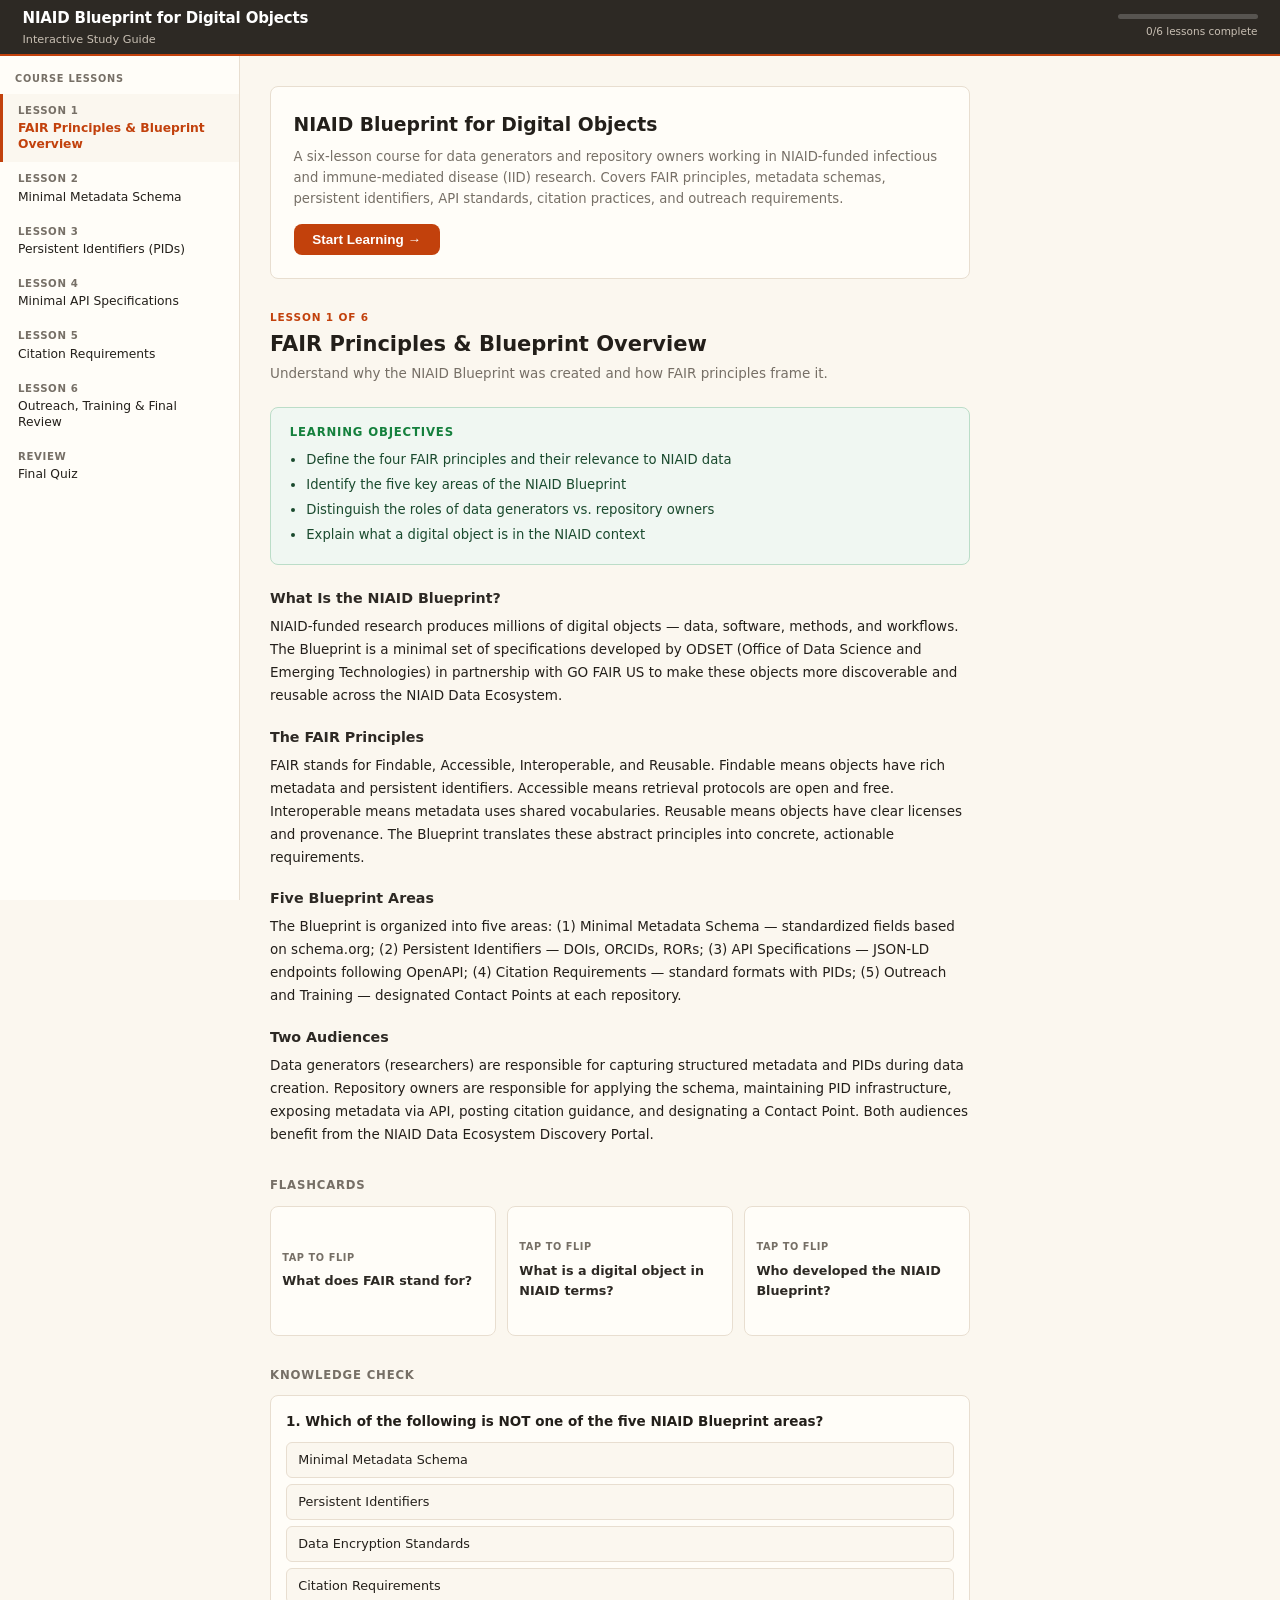
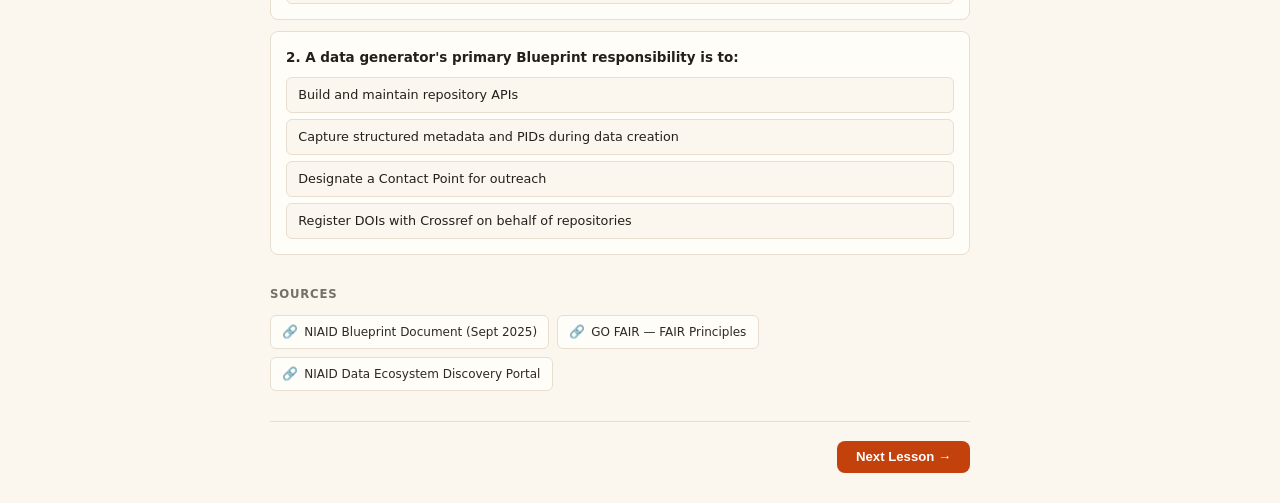
<file: lesson/index.html>
<!DOCTYPE html>
<html lang="en">
<head>
  <meta charset="UTF-8" />
  <meta name="viewport" content="width=device-width, initial-scale=1.0" />
  <title>NIAID Blueprint — Interactive Study Guide</title>
  <link rel="stylesheet" href="styles.css" />
</head>
<body>

<header class="site-header">
  <div class="header-brand">
    <h1>NIAID Blueprint for Digital Objects</h1>
    <div class="subtitle">Interactive Study Guide</div>
  </div>
  <div class="header-progress">
    <div class="progress-bar-outer">
      <div class="progress-bar-inner" id="progress-bar"></div>
    </div>
    <span id="progress-label">0/6 lessons complete</span>
  </div>
</header>

<div class="app-layout">
  <nav class="sidebar" aria-label="Lesson navigation">
    <div class="sidebar-label">Course Lessons</div>
    <div id="lesson-sidebar"></div>
  </nav>

  <main class="main-content">
    <div class="course-overview">
      <h2>NIAID Blueprint for Digital Objects</h2>
      <p>
        A six-lesson course for data generators and repository owners working in NIAID-funded
        infectious and immune-mediated disease (IID) research. Covers FAIR principles, metadata
        schemas, persistent identifiers, API standards, citation practices, and outreach requirements.
      </p>
      <button class="start-btn" onclick="goToLesson(0)">Start Learning &rarr;</button>
    </div>

    <div id="lesson-content"></div>
    <div id="final-quiz-section" class="hidden"></div>
  </main>
</div>

<script src="script.js"></script>
</body>
</html>
</file>
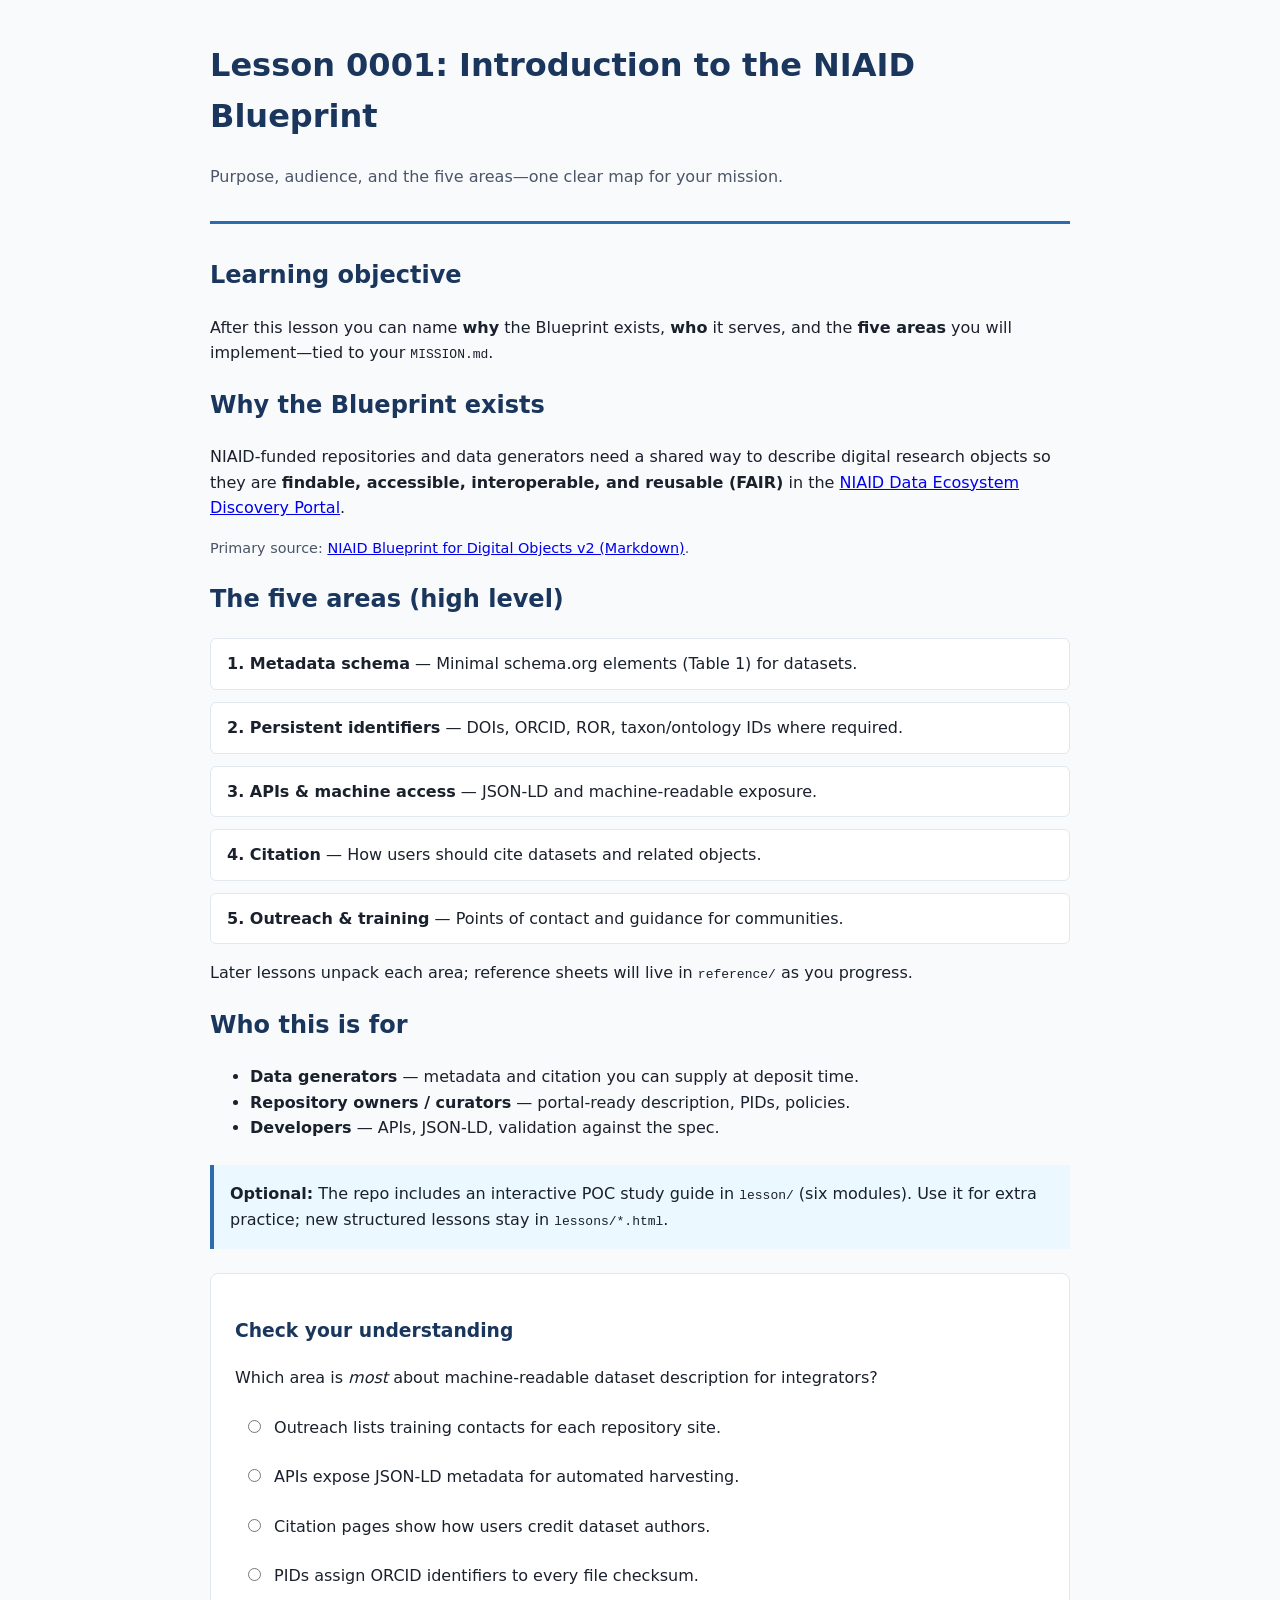
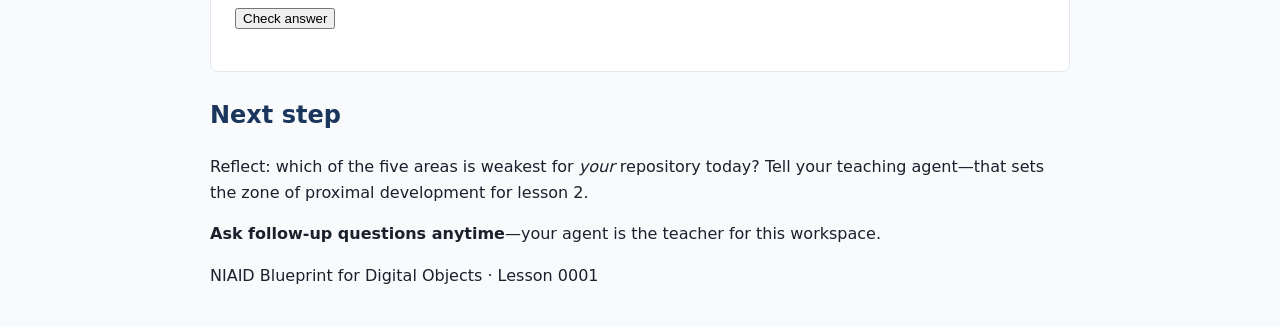
<file: .claude/skills/teach-blueprint/lessons/0001-introduction-to-the-niaid-blueprint.html>
<!DOCTYPE html>
<html lang="en">
<head>
  <meta charset="UTF-8">
  <meta name="viewport" content="width=device-width, initial-scale=1.0">
  <title>Lesson 0001 — Introduction to the NIAID Blueprint</title>
  <link rel="stylesheet" href="../assets/shared.css">
  <style>
    .subtitle { color: #4a5568; margin-top: 0.25rem; }
    .areas { display: grid; gap: 0.75rem; margin: 1rem 0; }
    .area-card { background: #fff; border: 1px solid #e2e8f0; border-radius: 6px; padding: 0.75rem 1rem; }
    .cite { font-size: 0.9rem; color: #4a5568; }
    .quiz-option { display: block; margin: 0.5rem 0; padding: 0.5rem; cursor: pointer; }
    .quiz-option input { margin-right: 0.5rem; }
    .feedback { margin-top: 1rem; font-weight: 500; }
    .callout { background: #ebf8ff; border-left: 4px solid #2b6cb0; padding: 1rem; margin: 1.5rem 0; }
  </style>
</head>
<body>
  <header class="lesson-header">
    <h1>Lesson 0001: Introduction to the NIAID Blueprint</h1>
    <p class="subtitle">Purpose, audience, and the five areas—one clear map for your mission.</p>
  </header>

  <main>
    <section>
      <h2>Learning objective</h2>
      <p>After this lesson you can name <strong>why</strong> the Blueprint exists, <strong>who</strong> it serves, and the <strong>five areas</strong> you will implement—tied to your <code>MISSION.md</code>.</p>
    </section>

    <section>
      <h2>Why the Blueprint exists</h2>
      <p>NIAID-funded repositories and data generators need a shared way to describe digital research objects so they are <strong>findable, accessible, interoperable, and reusable (FAIR)</strong> in the <a href="https://data.niaid.nih.gov/">NIAID Data Ecosystem Discovery Portal</a>.</p>
      <p class="cite">Primary source: <a href="https://raw.githubusercontent.com/go-fair-us/ai-blueprint-core/refs/heads/master/docs/NIAID_Blueprint_v2_26Sep2025_forExternal.md">NIAID Blueprint for Digital Objects v2 (Markdown)</a>.</p>
    </section>

    <section>
      <h2>The five areas (high level)</h2>
      <div class="areas">
        <div class="area-card"><strong>1. Metadata schema</strong> — Minimal schema.org elements (Table 1) for datasets.</div>
        <div class="area-card"><strong>2. Persistent identifiers</strong> — DOIs, ORCID, ROR, taxon/ontology IDs where required.</div>
        <div class="area-card"><strong>3. APIs &amp; machine access</strong> — JSON-LD and machine-readable exposure.</div>
        <div class="area-card"><strong>4. Citation</strong> — How users should cite datasets and related objects.</div>
        <div class="area-card"><strong>5. Outreach &amp; training</strong> — Points of contact and guidance for communities.</div>
      </div>
      <p>Later lessons unpack each area; reference sheets will live in <code>reference/</code> as you progress.</p>
    </section>

    <section>
      <h2>Who this is for</h2>
      <ul>
        <li><strong>Data generators</strong> — metadata and citation you can supply at deposit time.</li>
        <li><strong>Repository owners / curators</strong> — portal-ready description, PIDs, policies.</li>
        <li><strong>Developers</strong> — APIs, JSON-LD, validation against the spec.</li>
      </ul>
    </section>

    <div class="callout">
      <strong>Optional:</strong> The repo includes an interactive POC study guide in <code>lesson/</code> (six modules). Use it for extra practice; new structured lessons stay in <code>lessons/*.html</code>.
    </div>

    <div class="quiz-container">
      <h3>Check your understanding</h3>
      <p>Which area is <em>most</em> about machine-readable dataset description for integrators?</p>
      <label class="quiz-option"><input type="radio" name="q1" value="a"> Outreach lists training contacts for each repository site.</label>
      <label class="quiz-option"><input type="radio" name="q1" value="b"> APIs expose JSON-LD metadata for automated harvesting.</label>
      <label class="quiz-option"><input type="radio" name="q1" value="c"> Citation pages show how users credit dataset authors.</label>
      <label class="quiz-option"><input type="radio" name="q1" value="d"> PIDs assign ORCID identifiers to every file checksum.</label>
      <button type="button" id="check-btn">Check answer</button>
      <p class="feedback" id="feedback" aria-live="polite"></p>
    </div>

    <section>
      <h2>Next step</h2>
      <p>Reflect: which of the five areas is weakest for <em>your</em> repository today? Tell your teaching agent—that sets the zone of proximal development for lesson 2.</p>
      <p><strong>Ask follow-up questions anytime</strong>—your agent is the teacher for this workspace.</p>
    </section>
  </main>

  <footer>
    <p>NIAID Blueprint for Digital Objects · Lesson 0001</p>
  </footer>
  <script>
    document.getElementById('check-btn').addEventListener('click', function () {
      var el = document.querySelector('input[name="q1"]:checked');
      var fb = document.getElementById('feedback');
      if (!el) { fb.textContent = 'Select an option first.'; return; }
      fb.textContent = el.value === 'b'
        ? 'Correct. APIs and machine-accessible metadata let portals and tools harvest structured descriptions.'
        : 'Not quite. Re-read the five areas—think about what integrators need to read automatically.';
    });
  </script>
</body>
</html>
</file>
<file: lesson/styles.css>
*, *::before, *::after { box-sizing: border-box; margin: 0; padding: 0; }

:root {
  --bg: #fbf7ef;
  --surface: #fffdf8;
  --text: #231f1a;
  --muted: #766f66;
  --border: #e8ded0;
  --primary: #2d2924;
  --accent: #c2410c;
  --success: #15803d;
  --warning: #b45309;
  --radius: 8px;
  --sidebar-w: 240px;
}

html { font-size: 15px; }
body {
  font-family: system-ui, -apple-system, "Segoe UI", sans-serif;
  background: var(--bg);
  color: var(--text);
  min-height: 100vh;
  line-height: 1.6;
}

/* ── Header ─────────────────────────────────────── */
.site-header {
  background: var(--primary);
  color: #fff;
  padding: 0 1.5rem;
  display: flex;
  align-items: center;
  justify-content: space-between;
  height: 56px;
  position: sticky;
  top: 0;
  z-index: 100;
  border-bottom: 2px solid var(--accent);
}
.site-header h1 { font-size: 1rem; font-weight: 700; letter-spacing: -0.01em; }
.site-header .subtitle { font-size: 0.75rem; color: #c8bfb3; margin-top: 1px; }
.header-brand { display: flex; flex-direction: column; }
.header-progress { display: flex; flex-direction: column; align-items: flex-end; gap: 4px; min-width: 160px; }
.progress-bar-outer { width: 140px; height: 5px; background: rgba(255,255,255,0.2); border-radius: 3px; }
.progress-bar-inner { height: 5px; background: var(--accent); border-radius: 3px; transition: width 0.4s ease; width: 0%; }
#progress-label { font-size: 0.7rem; color: #c8bfb3; }

/* ── Layout ─────────────────────────────────────── */
.app-layout {
  display: flex;
  min-height: calc(100vh - 56px);
}

/* ── Sidebar ────────────────────────────────────── */
.sidebar {
  width: var(--sidebar-w);
  background: var(--surface);
  border-right: 1px solid var(--border);
  display: flex;
  flex-direction: column;
  padding: 1rem 0;
  position: sticky;
  top: 56px;
  height: calc(100vh - 56px);
  overflow-y: auto;
  flex-shrink: 0;
}
.sidebar-label {
  font-size: 0.65rem;
  font-weight: 700;
  text-transform: uppercase;
  letter-spacing: 0.08em;
  color: var(--muted);
  padding: 0 1rem 0.5rem;
}
.sidebar-btn {
  all: unset;
  cursor: pointer;
  display: flex;
  flex-direction: column;
  padding: 0.6rem 1rem;
  border-left: 3px solid transparent;
  transition: background 0.15s, border-color 0.15s;
  position: relative;
}
.sidebar-btn:hover { background: var(--bg); }
.sidebar-btn.active { border-left-color: var(--accent); background: var(--bg); }
.sidebar-btn.completed .lesson-num { color: var(--success); }
.lesson-num { font-size: 0.68rem; font-weight: 700; color: var(--muted); text-transform: uppercase; letter-spacing: 0.06em; }
.lesson-label { font-size: 0.82rem; color: var(--text); line-height: 1.3; margin-top: 2px; }
.sidebar-btn.active .lesson-label { font-weight: 600; color: var(--accent); }
.check { position: absolute; right: 0.75rem; top: 50%; transform: translateY(-50%); color: var(--success); font-size: 0.8rem; }

/* ── Main content ───────────────────────────────── */
.main-content {
  flex: 1;
  padding: 2rem;
  max-width: 760px;
}

/* ── Course overview ────────────────────────────── */
.course-overview {
  background: var(--surface);
  border: 1px solid var(--border);
  border-radius: var(--radius);
  padding: 1.5rem;
  margin-bottom: 2rem;
}
.course-overview h2 { font-size: 1.25rem; margin-bottom: 0.4rem; }
.course-overview p { color: var(--muted); font-size: 0.88rem; line-height: 1.6; }
.course-overview .start-btn {
  margin-top: 1rem;
  background: var(--accent);
  color: #fff;
  border: none;
  border-radius: var(--radius);
  padding: 0.55rem 1.25rem;
  font-size: 0.9rem;
  font-weight: 600;
  cursor: pointer;
  transition: background 0.15s;
}
.course-overview .start-btn:hover { background: #a83509; }

/* ── Lesson header ──────────────────────────────── */
.lesson-header { margin-bottom: 1.5rem; }
.lesson-tag {
  font-size: 0.7rem;
  font-weight: 700;
  text-transform: uppercase;
  letter-spacing: 0.08em;
  color: var(--accent);
  margin-bottom: 0.4rem;
}
.lesson-header h2 { font-size: 1.4rem; font-weight: 700; line-height: 1.2; margin-bottom: 0.4rem; }
.lesson-goal { color: var(--muted); font-size: 0.9rem; }

/* ── Objectives ─────────────────────────────────── */
.objectives-block {
  background: #f0f7f2;
  border: 1px solid #bbddc8;
  border-radius: var(--radius);
  padding: 1rem 1.25rem;
  margin-bottom: 1.5rem;
}
.objectives-block h3 { font-size: 0.78rem; font-weight: 700; text-transform: uppercase; letter-spacing: 0.07em; color: var(--success); margin-bottom: 0.5rem; }
.objectives-block ul { padding-left: 1.1rem; }
.objectives-block li { font-size: 0.88rem; margin-bottom: 0.25rem; color: #1a4a2e; }

/* ── Content sections ───────────────────────────── */
.content-sections { margin-bottom: 2rem; }
.content-section { margin-bottom: 1.25rem; }
.content-section h4 { font-size: 0.95rem; font-weight: 700; margin-bottom: 0.35rem; color: var(--primary); }
.content-section p { font-size: 0.9rem; color: var(--text); line-height: 1.7; }

/* ── Flashcards ─────────────────────────────────── */
.flashcard-section { margin-bottom: 2rem; }
.flashcard-section h3 { font-size: 0.78rem; font-weight: 700; text-transform: uppercase; letter-spacing: 0.07em; color: var(--muted); margin-bottom: 0.75rem; }
.flashcard-grid { display: grid; grid-template-columns: repeat(auto-fill, minmax(200px, 1fr)); gap: 0.75rem; }
.flashcard {
  height: 130px;
  perspective: 800px;
  cursor: pointer;
}
.card-inner {
  position: relative;
  width: 100%;
  height: 100%;
  transition: transform 0.45s;
  transform-style: preserve-3d;
}
.flashcard.flipped .card-inner { transform: rotateY(180deg); }
.card-front, .card-back {
  position: absolute;
  width: 100%;
  height: 100%;
  backface-visibility: hidden;
  border-radius: var(--radius);
  display: flex;
  flex-direction: column;
  justify-content: center;
  padding: 0.75rem;
}
.card-front {
  background: var(--surface);
  border: 1px solid var(--border);
  font-size: 0.85rem;
  font-weight: 600;
  color: var(--primary);
}
.card-back {
  background: var(--primary);
  color: #fff;
  font-size: 0.82rem;
  transform: rotateY(180deg);
  line-height: 1.5;
}
.card-back p { font-size: 0.82rem; }
.card-hint { font-size: 0.65rem; color: var(--muted); text-transform: uppercase; letter-spacing: 0.06em; margin-bottom: 0.4rem; }
.card-front p { font-size: 0.85rem; }

/* ── Quiz ───────────────────────────────────────── */
.quiz-section { margin-bottom: 2rem; }
.quiz-section h3 { font-size: 0.78rem; font-weight: 700; text-transform: uppercase; letter-spacing: 0.07em; color: var(--muted); margin-bottom: 0.75rem; }
.quiz-question { background: var(--surface); border: 1px solid var(--border); border-radius: var(--radius); padding: 1rem; margin-bottom: 0.75rem; }
.q-text { font-size: 0.9rem; font-weight: 600; margin-bottom: 0.6rem; }
.options { display: flex; flex-direction: column; gap: 0.4rem; }
.option-btn {
  all: unset;
  cursor: pointer;
  border: 1px solid var(--border);
  border-radius: 6px;
  padding: 0.45rem 0.75rem;
  font-size: 0.85rem;
  background: var(--bg);
  transition: background 0.15s, border-color 0.15s;
}
.option-btn:hover:not(:disabled) { background: #efe8dc; border-color: var(--muted); }
.option-btn.correct { background: #dcf5e7; border-color: var(--success); color: #0f4a2a; font-weight: 600; }
.option-btn.incorrect { background: #fde8e0; border-color: var(--accent); color: #7a1e05; text-decoration: line-through; }
.option-btn.dim { opacity: 0.55; }
.option-btn:disabled { cursor: default; }
.explanation {
  margin-top: 0.6rem;
  font-size: 0.82rem;
  color: var(--muted);
  background: var(--bg);
  border-radius: 5px;
  padding: 0.5rem 0.75rem;
  border-left: 3px solid var(--border);
}

/* ── Sources ────────────────────────────────────── */
.source-section { margin-bottom: 2rem; }
.source-section h3 { font-size: 0.78rem; font-weight: 700; text-transform: uppercase; letter-spacing: 0.07em; color: var(--muted); margin-bottom: 0.75rem; }
.source-grid { display: flex; flex-wrap: wrap; gap: 0.5rem; }
.source-card {
  display: flex;
  align-items: center;
  gap: 0.4rem;
  background: var(--surface);
  border: 1px solid var(--border);
  border-radius: 6px;
  padding: 0.4rem 0.75rem;
  font-size: 0.8rem;
  color: var(--primary);
  text-decoration: none;
  transition: border-color 0.15s, background 0.15s;
}
.source-card:hover { border-color: var(--accent); background: #fdf0ea; color: var(--accent); }
.source-icon { font-size: 0.85rem; }

/* ── Lesson nav ─────────────────────────────────── */
.lesson-nav {
  display: flex;
  justify-content: space-between;
  align-items: center;
  margin-top: 1rem;
  padding-top: 1.25rem;
  border-top: 1px solid var(--border);
}
.nav-btn {
  border: none;
  border-radius: var(--radius);
  padding: 0.55rem 1.25rem;
  font-size: 0.88rem;
  font-weight: 600;
  cursor: pointer;
  transition: background 0.15s;
}
.nav-btn.primary { background: var(--accent); color: #fff; }
.nav-btn.primary:hover { background: #a83509; }
.nav-btn.secondary { background: var(--surface); color: var(--primary); border: 1px solid var(--border); }
.nav-btn.secondary:hover { background: var(--bg); }

/* ── Final score ────────────────────────────────── */
.final-score { margin-top: 1.5rem; }
.score-card {
  background: var(--surface);
  border: 1px solid var(--border);
  border-radius: var(--radius);
  padding: 1.5rem;
  text-align: center;
}
.score-number { font-size: 2.5rem; font-weight: 800; color: var(--primary); }
.score-label { font-size: 1rem; color: var(--muted); margin-top: 0.25rem; margin-bottom: 1rem; }
.score-bar { width: 100%; height: 10px; background: var(--border); border-radius: 5px; overflow: hidden; }
.score-fill { height: 100%; background: var(--accent); border-radius: 5px; transition: width 0.6s ease; }

.hidden { display: none !important; }

/* ── Scrollbar ──────────────────────────────────── */
.sidebar::-webkit-scrollbar { width: 4px; }
.sidebar::-webkit-scrollbar-track { background: transparent; }
.sidebar::-webkit-scrollbar-thumb { background: var(--border); border-radius: 2px; }

/* ── Responsive ─────────────────────────────────── */
@media (max-width: 640px) {
  .sidebar { width: 190px; }
  .main-content { padding: 1rem; }
  .flashcard-grid { grid-template-columns: 1fr 1fr; }
}
@media (max-width: 480px) {
  .app-layout { flex-direction: column; }
  .sidebar { width: 100%; height: auto; position: static; flex-direction: row; flex-wrap: wrap; padding: 0.5rem; border-right: none; border-bottom: 1px solid var(--border); }
  .sidebar-btn { flex-direction: row; align-items: center; gap: 0.5rem; border-left: none; border-bottom: 3px solid transparent; padding: 0.4rem 0.6rem; }
  .sidebar-btn.active { border-bottom-color: var(--accent); border-left-color: transparent; }
  .flashcard-grid { grid-template-columns: 1fr; }
}
</file>
<file: .claude/skills/teach-blueprint/assets/shared.css>
/* teach-blueprint shared stylesheet
   Based on the existing lesson/ POC with Tufte-inspired clean typography */

:root {
  --primary: #1a365d;
  --accent: #2b6cb0;
  --bg: #f8fafc;
  --text: #1a202c;
}

body {
  font-family: system-ui, -apple-system, BlinkMacSystemFont, "Segoe UI", Roboto, sans-serif;
  line-height: 1.6;
  color: var(--text);
  background: var(--bg);
  max-width: 860px;
  margin: 40px auto;
  padding: 0 20px;
}

h1, h2, h3 {
  font-weight: 600;
  color: var(--primary);
}

.lesson-header {
  border-bottom: 3px solid var(--accent);
  padding-bottom: 1rem;
  margin-bottom: 2rem;
}

.lesson-header .subtitle {
  color: #4a5568;
  margin-top: 0.25rem;
}

.quiz-container {
  background: white;
  border: 1px solid #e2e8f0;
  border-radius: 8px;
  padding: 1.5rem;
  margin: 1.5rem 0;
}

.progress-bar {
  height: 8px;
  background: var(--accent);
  border-radius: 4px;
  transition: width 0.3s ease;
}
</file>
